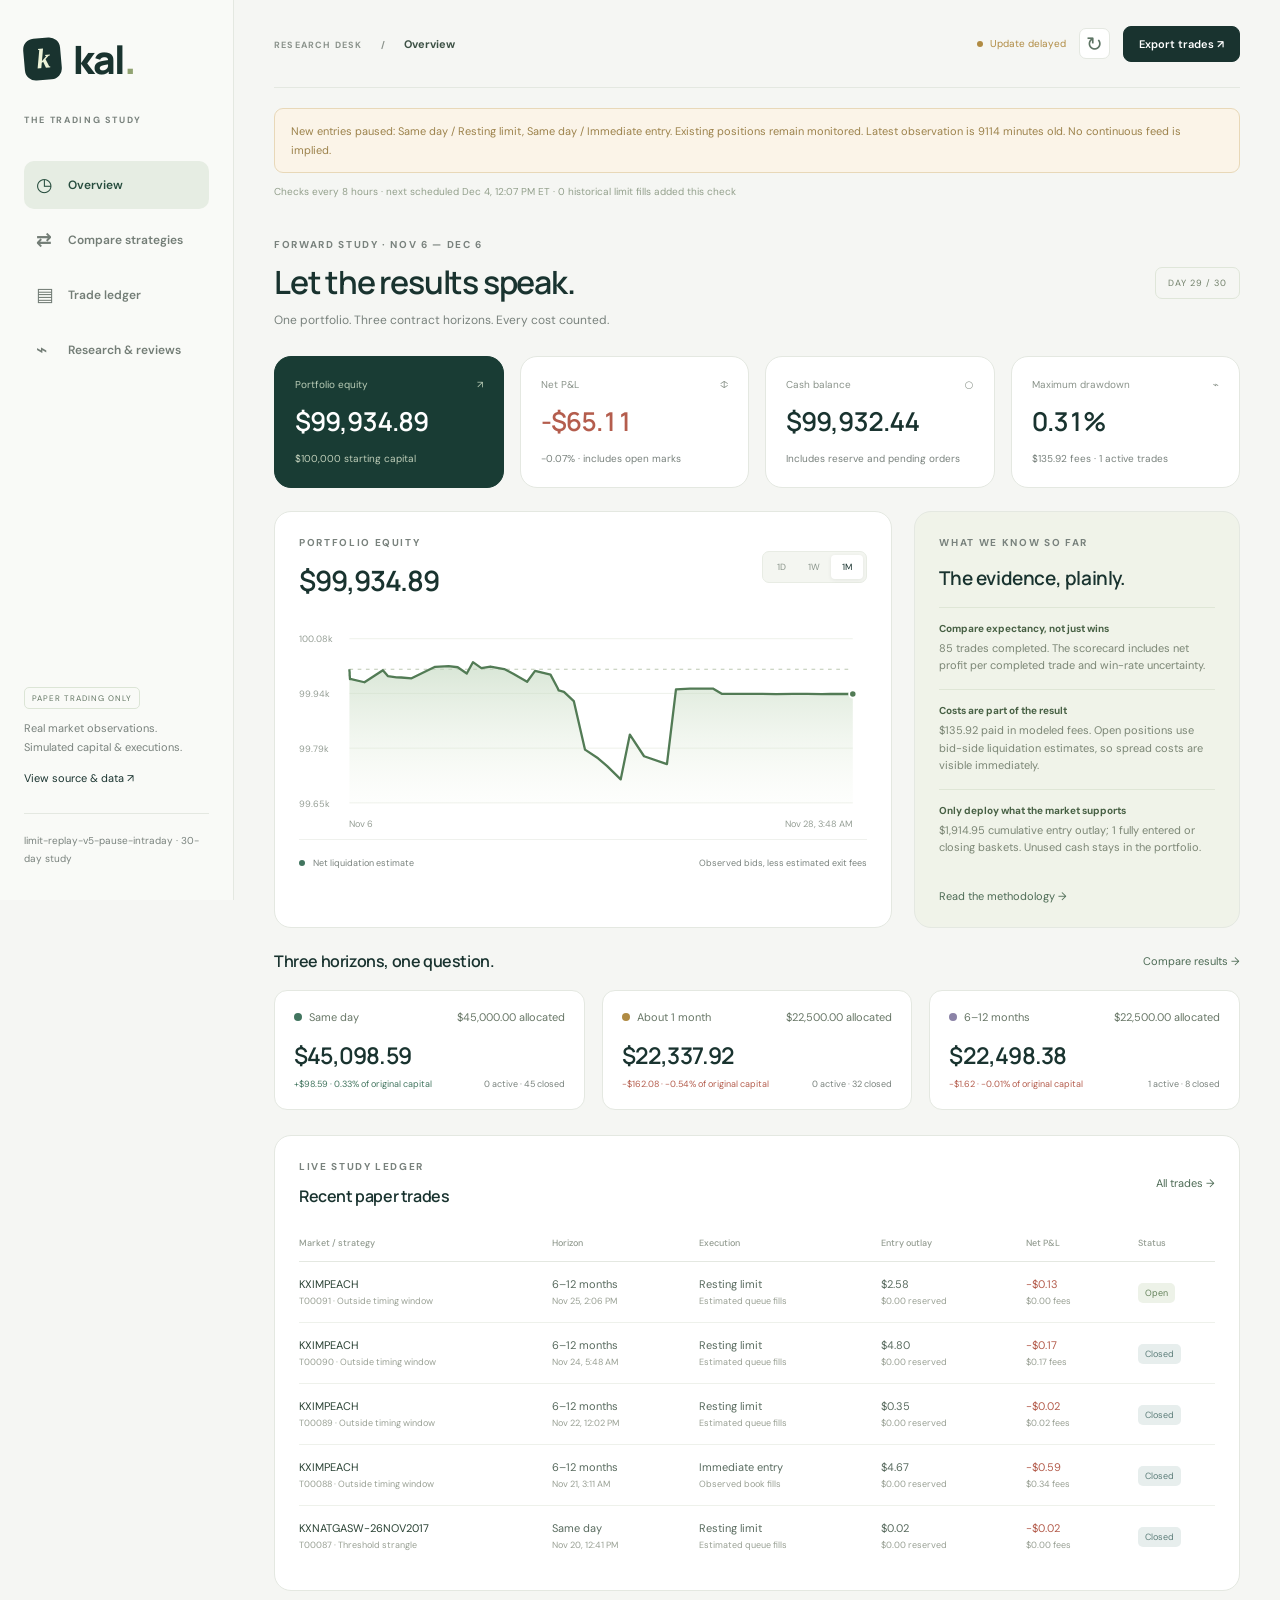
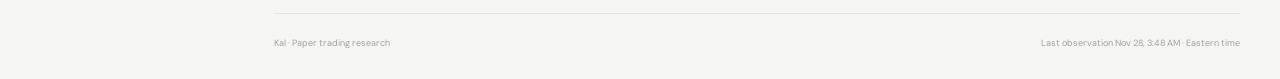
<file: docs/index.html>
<!doctype html>
<html lang="en"><head><meta charset="utf-8"><meta name="viewport" content="width=device-width,initial-scale=1,viewport-fit=cover"><meta name="theme-color" content="#152d2a"><meta name="description" content="Kal · A forward paper-trading study. Compare contract horizons, execution and net results."><link rel="manifest" href="manifest.webmanifest"><link rel="icon" href="assets/icon.svg" type="image/svg+xml"><link rel="stylesheet" href="assets/style.css"><title>Kal — The trading study</title></head>
<body><div class="shell"><aside><a href="#overview" class="brand"><span class="brand-icon">k</span><span>kal<span class="brand-dot">.</span></span></a><p class="eyebrow">THE TRADING STUDY</p><nav aria-label="Main navigation"><button class="nav active" data-page="overview"><span>◷</span> Overview</button><button class="nav" data-page="compare"><span>⇄</span> Compare strategies</button><button class="nav" data-page="ledger"><span>▤</span> Trade ledger</button><button class="nav" data-page="research"><span>⌁</span> Research & reviews</button></nav><div class="sidebar-bottom"><span class="paper-label">PAPER TRADING ONLY</span><p>Real market observations.<br>Simulated capital & executions.</p><a href="https://github.com/asre1212/kal" target="_blank" rel="noopener">View source & data ↗</a><small id="rule-version">Loading study version</small></div></aside><main><header><div class="breadcrumb">RESEARCH DESK <span>/</span> <span id="page-name">Overview</span></div><div class="header-actions"><span class="status" id="health">Loading data</span><button id="refresh" class="icon-button" aria-label="Refresh data">↻</button><button class="button export" id="export">Export trades ↗</button></div></header><div id="notice" class="notice" hidden></div><p class="small-note" id="cadence-status"></p><section class="page active" id="overview"><div class="page-heading"><div><p class="eyebrow" id="study-date">FORWARD STUDY · LOADING</p><h1>Let the results speak.</h1><p class="subheading">One portfolio. Three contract horizons. Every cost counted.</p></div><span class="study-chip" id="study-day">DAY — / 30</span></div><div class="metrics" id="metrics"></div><div class="main-grid"><article class="panel equity-panel"><div class="panel-title"><div><p class="eyebrow">PORTFOLIO EQUITY</p><h2 id="chart-equity">$100,000.00</h2></div><div class="segmented" id="chart-period" aria-label="Chart period"><button data-period="1">1D</button><button data-period="7">1W</button><button data-period="30" class="selected">1M</button></div></div><div id="equity-chart" class="chart"></div><div class="chart-footer"><span><i class="legend-dot"></i> Net liquidation estimate</span><span id="chart-caption">Observed bids, less estimated exit fees</span></div></article><article class="panel takeaways"><p class="eyebrow">WHAT WE KNOW SO FAR</p><h2>The evidence, plainly.</h2><div id="insights"></div><a href="#research" class="text-link" data-nav="research">Read the methodology →</a></article></div><div class="section-title"><h2>Three horizons, one question.</h2><button class="text-link" data-nav="compare">Compare results →</button></div><div class="horizon-cards" id="horizon-cards"></div><article class="panel recent-panel"><div class="section-title"><div><p class="eyebrow">LIVE STUDY LEDGER</p><h2>Recent paper trades</h2></div><button class="text-link" data-nav="ledger">All trades →</button></div><div class="table-wrap" id="recent-trades"></div></article></section>
<section class="page" id="compare"><div class="page-heading"><div><p class="eyebrow">EXPIRATION & EXECUTION</p><h1>What earns its place?</h1><p class="subheading">Compare net outcomes, participation and the cost of getting filled.</p></div></div><div class="comparison-note"><strong>Contract horizon ≠ holding period.</strong> These are contracts with deadlines today (Eastern time), in 21–45 days, or in 180–366 days at entry. Trades target an early exit. Different underlying markets and holding periods can affect the comparison.</div><article class="panel" id="profit-target-panel"><div class="section-title"><div><p class="eyebrow">MATCHED ENTRY · DIFFERENT EXITS</p><h2>When should we take the profit?</h2></div><span class="paper-label">SEPARATE SIMULATIONS</span></div><p class="small-note">Test +5%, +10%, +15%, +25%, or half at +10% and half at +25%. Targets are net of modeled fees on the full basket cost. These alternatives reuse the same entries; their results are not added to the $100,000 portfolio.</p><div class="filters"><select id="profit-horizon" aria-label="Profit target contract horizon"><option value="all">All contract horizons</option><option value="day">Same day</option><option value="month">About 1 month</option><option value="long">6–12 months</option></select><select id="profit-mode" aria-label="Profit target entry execution"><option value="all">Both entry methods</option><option value="maker">Resting entry</option><option value="taker">Immediate entry</option></select><button class="button" id="export-profit">Export exit comparisons ↓</button></div><p id="profit-status" class="comparison-note">Waiting for the next published observation.</p><div id="profit-chart" class="bar-chart"></div><div class="table-wrap" id="profit-scorecard"></div><details><summary>Statistical evidence & stress tests</summary><div id="profit-statistics" class="table-wrap"></div><p id="profit-method" class="small-note"></p></details><details><summary>Simulated exits & unresolved positions</summary><div id="profit-trades" class="table-wrap"></div></details><p class="small-note">Early exits remain the plan: 2h / 72h / 7 days maximum intended holds, or 30 minutes before close. Limits can replay between checks; time exits require an observed book. Failed early exits and settlement fallbacks are counted. For a two-leg basket, each winning-leg limit must recover the whole tranche cost plus profit; unsold legs remain exposed until an observed exit. A 50/50 split rounds the first half down to whole contracts. Entries below two contracts per leg are excluded.</p></article><div class="horizon-cards" id="compare-cards"></div><article class="panel"><div class="section-title"><h2>Return by horizon</h2><span class="muted">Equal $30,000 allocations · $10,000 reserve</span></div><div id="horizon-chart" class="bar-chart"></div></article><article class="panel"><div class="section-title"><h2>Execution scorecard</h2><span class="muted">$15,000 allocated to each sleeve</span></div><div id="scorecard" class="table-wrap"></div></article><article class="panel"><div class="section-title"><h2>What each test can tell us</h2></div><div class="table-wrap"><table><thead><tr><th>Contract horizon</th><th>Potential advantage</th><th>Main challenge</th><th>Baseline time exit</th></tr></thead><tbody><tr><td>Same day</td><td>Many observations; fast repricing</td><td>Rapid losses, spread costs, missed intraday moves</td><td>2 hours or 30 min before close</td></tr><tr><td>About 1 month</td><td>More time for a repricing catalyst</td><td>Can stay quiet; capital may sit idle</td><td>72 hours</td></tr><tr><td>6–12 months</td><td>More opportunities for news to change expectations</td><td>Wider spreads, fewer independent events, capital tied up</td><td>7 days</td></tr></tbody></table></div></article></section>
<section class="page" id="ledger"><div class="page-heading"><div><p class="eyebrow">EVERY ORDER HAS A RECORD</p><h1>The paper trail.</h1><p class="subheading">Entries, exits, fees and the reason behind each decision.</p></div><button class="button" id="download-json">Download full ledger ↓</button></div><div class="filters"><label class="search-label">⌕ <input id="search" placeholder="Search market, ticker or trade ID" aria-label="Search trades"></label><select id="horizon-filter" aria-label="Filter horizon"><option value="all">All horizons</option><option value="day">Same day</option><option value="month">About 1 month</option><option value="long">6–12 months</option></select><select id="status-filter" aria-label="Filter status"><option value="all">All statuses</option><option value="open">Open</option><option value="entering">Pending entry</option><option value="closing">Closing</option><option value="closed">Closed</option><option value="cancelled">Unfilled / cancelled</option></select><select id="mode-filter" aria-label="Filter execution"><option value="all">Both executions</option><option value="maker">Resting limits</option><option value="taker">Immediate execution</option></select></div><article class="panel ledger-panel"><div class="section-title"><span id="trade-count" class="muted"></span><span class="paper-label">SIMULATED FILLS</span></div><div id="all-trades" class="table-wrap"></div></article></section>
<section class="page" id="research"><div class="page-heading"><div><p class="eyebrow">LEARN · DECIDE · DOCUMENT</p><h1>A study, not a promise.</h1><p class="subheading">Comprehensive reviews every two weeks. Changes stay visible.</p></div></div><div class="review-banner"><div><p class="eyebrow">NEXT COMPREHENSIVE REVIEW</p><h2 id="next-review">November 20, 2026</h2><p>Keep, pause or adjust strategies based on net results and evidence.</p></div><span class="review-icon">↗</span></div><div id="reviews"></div><article class="panel"><p class="eyebrow">STATISTICAL EVIDENCE</p><h2>Returns need a large enough sample.</h2><div class="table-wrap" id="diagnostics"></div></article><div class="research-grid"><article class="panel"><p class="eyebrow">PORTFOLIO RULES</p><h2>Risk comes first.</h2><ul class="rules-list"><li><span>Total virtual capital</span><strong>$100,000</strong></li><li><span>Maximum complete trade cost</span><strong>$2,000 incl. entry fees</strong></li><li><span>Reserve</span><strong>$10,000</strong></li><li><span>Maximum exposure per sleeve</span><strong>$6,000</strong></li><li><span>Maximum per event across sleeves</span><strong>$4,000</strong></li><li><span>Pause new entries at drawdown</span><strong>7.5%</strong></li></ul><p class="small-note">Historical replay applies to resting limits. Time exits, loss triggers and immediate orders require an observed book; delays are shown. An 8-hour check cannot enforce a two-hour exit in real time. Partial entries and illiquid residuals remain visible.</p></article><article class="panel"><p class="eyebrow">FILL & FEE MODEL</p><h2>No imaginary liquidity.</h2><ul class="readable-list"><li>Immediate entries use observed asks and at most 5% of displayed top-level size.</li><li>Resting orders use subsequent trades at or through the limit, capped at 5% of qualifying volume. A touch is an estimate, never proof of a queue fill.</li><li>Buy fills must precede contingent sells. Expired orders, same-timestamp buy/sell ambiguity and candle highs/lows alone never create a fill. Exact queue priority and market impact remain unknown.</li><li>Quotes follow the collection cadence shown above, now eight hours following the November 8 cadence review. Intervening limit fills are replayed in timestamp order; incomplete history is retried.</li><li>Positions are valued at available bid depth, less estimated exit fees; unpriced size is conservatively valued at zero.</li></ul></article><article class="panel wide"><p class="eyebrow">THE 50/50 QUESTION</p><h2>Longer expiration does not create a strangle.</h2><p>YES + NO on the same contract cancel each other. For different deadlines, YES on an earlier date + NO on a later date is an <strong>outside timing-window</strong> trade.</p><div class="table-wrap"><table><thead><tr><th>Screenshot example: 43¢ YES before Aug + 35¢ NO before Jan</th><th>Pair payout</th><th>Gross result</th></tr></thead><tbody><tr><td>Event happens before August</td><td>$1.00</td><td class="positive">+$0.22</td></tr><tr><td>Event happens August–December</td><td>$0.00</td><td class="negative">−$0.78</td></tr><tr><td>No event before January</td><td>$1.00</td><td class="positive">+$0.22</td></tr></tbody></table></div><p class="small-note">Before expiry, the pair rises when the probability of the middle timing window falls. An equal probability rise on both dates cancels out. Illustration from your screenshot, not a recorded trade or current offer. January 2028 is outside the initial 6–12-month cohort. Current tests select only deadlines in the configured horizon.</p></article><article class="panel"><p class="eyebrow">REVIEW STANDARD</p><h2>Separate signal from noise.</h2><ul class="readable-list"><li>Review realized and unrealized P&L, net expectancy, drawdown, fee drag and holding time.</li><li>Show Wilson intervals for win rates; use an event-cluster bootstrap for return uncertainty when the sample supports it.</li><li>Check data gaps, market concentration, adverse selection and failed exits.</li><li>Keep baseline results separate from revised rules. Never erase losing trades or backfill hypothetical winners.</li><li>No Kelly sizing without a calibrated out-of-sample probability model; no leverage or real orders.</li></ul></article><article class="panel"><p class="eyebrow">PRIMARY REFERENCES</p><h2>Inspectable by design.</h2><div class="source-links"><a href="https://docs.kalshi.com/getting_started/quick_start_market_data" target="_blank" rel="noopener">Kalshi public market data ↗</a><a href="https://docs.kalshi.com/getting_started/fee_rounding" target="_blank" rel="noopener">Fee rounding and precision ↗</a><a href="https://kalshi.com/docs/kalshi-fee-schedule.pdf" target="_blank" rel="noopener">Current fee schedule ↗</a><a href="https://docs.kalshi.com/api-reference/market/get-trades" target="_blank" rel="noopener">Trade prints and timestamps ↗</a><a href="https://github.com/asre1212/kal/actions" target="_blank" rel="noopener">Collector runs & deployment status ↗</a><a href="https://github.com/asre1212/kal/tree/main/data" target="_blank" rel="noopener">Raw observations & complete ledger ↗</a></div></article></div></section><footer><span>Kal · Paper trading research</span><span id="updated-at">Waiting for first observation</span></footer></main></div><dialog id="trade-dialog"><button class="close-dialog" aria-label="Close trade details">×</button><div id="trade-detail"></div></dialog><script src="assets/app.js?v=review-2026-11-20" defer></script></body></html>
</file>
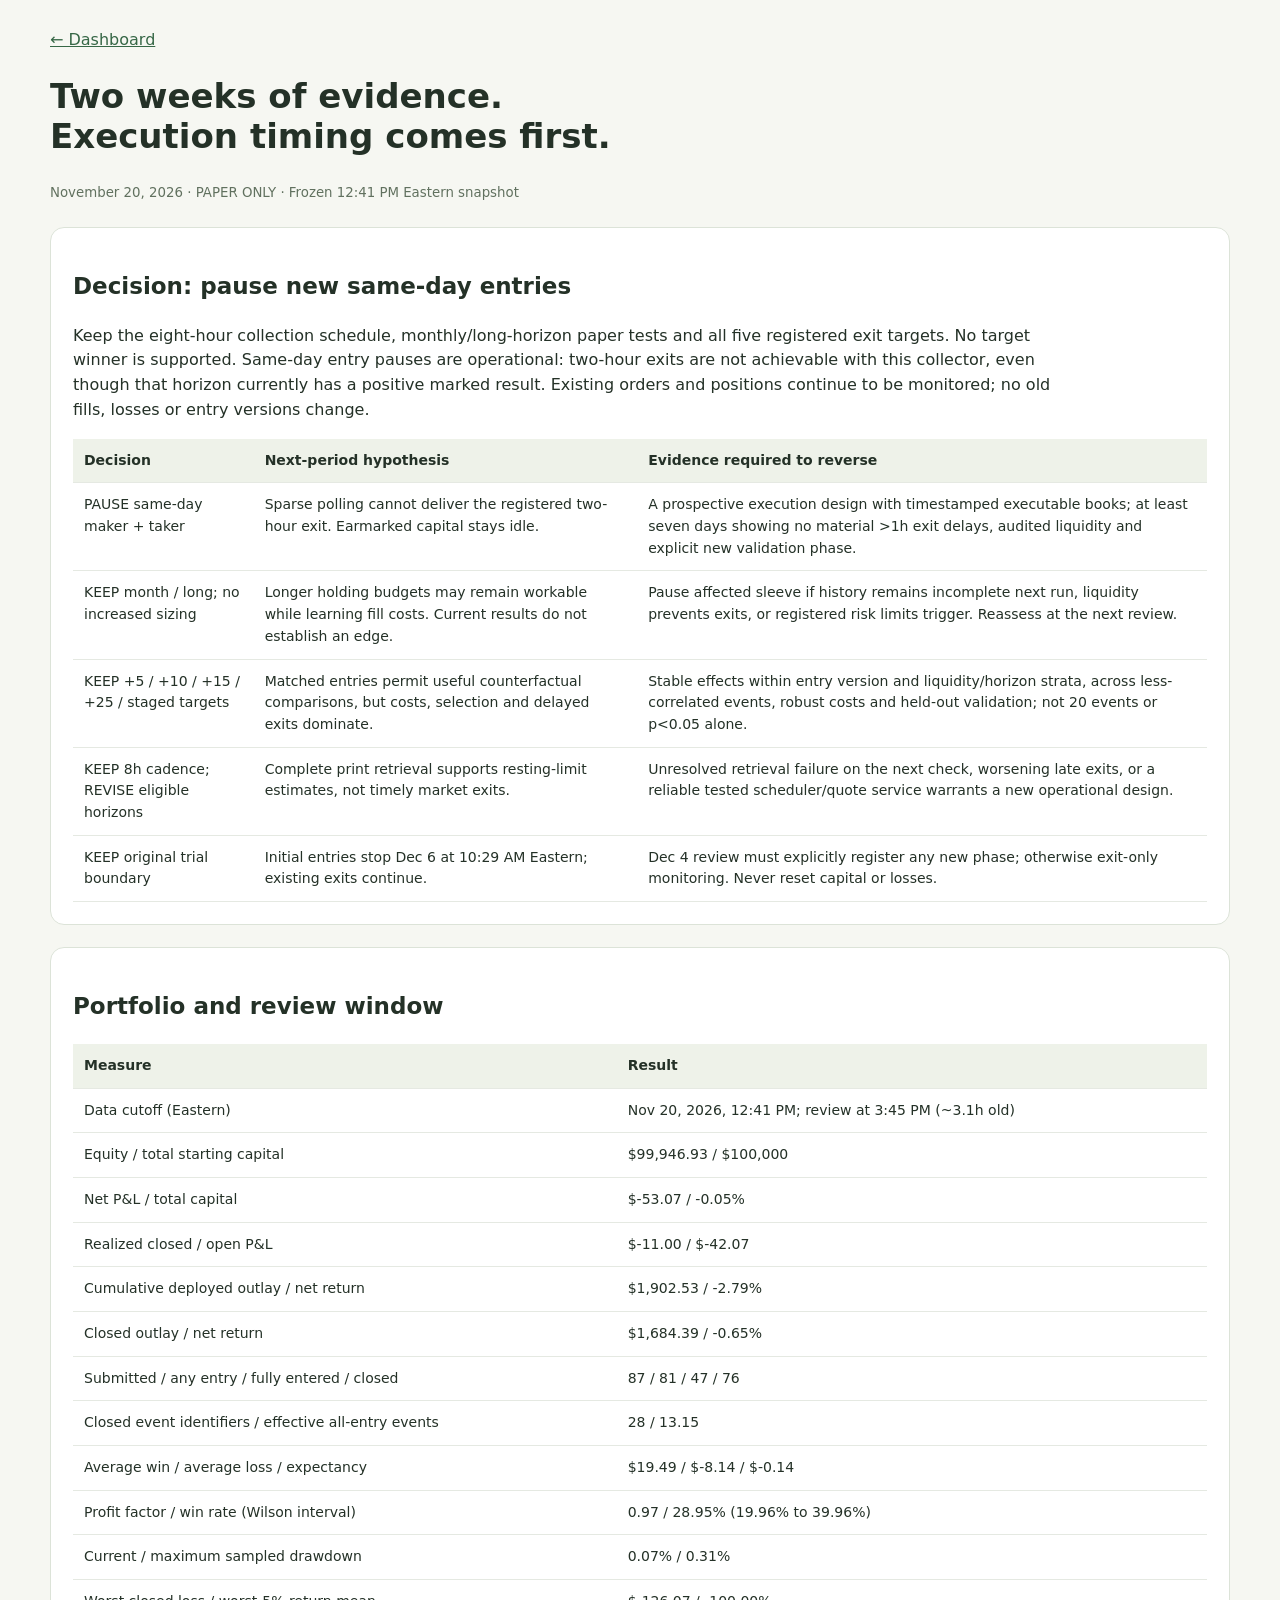
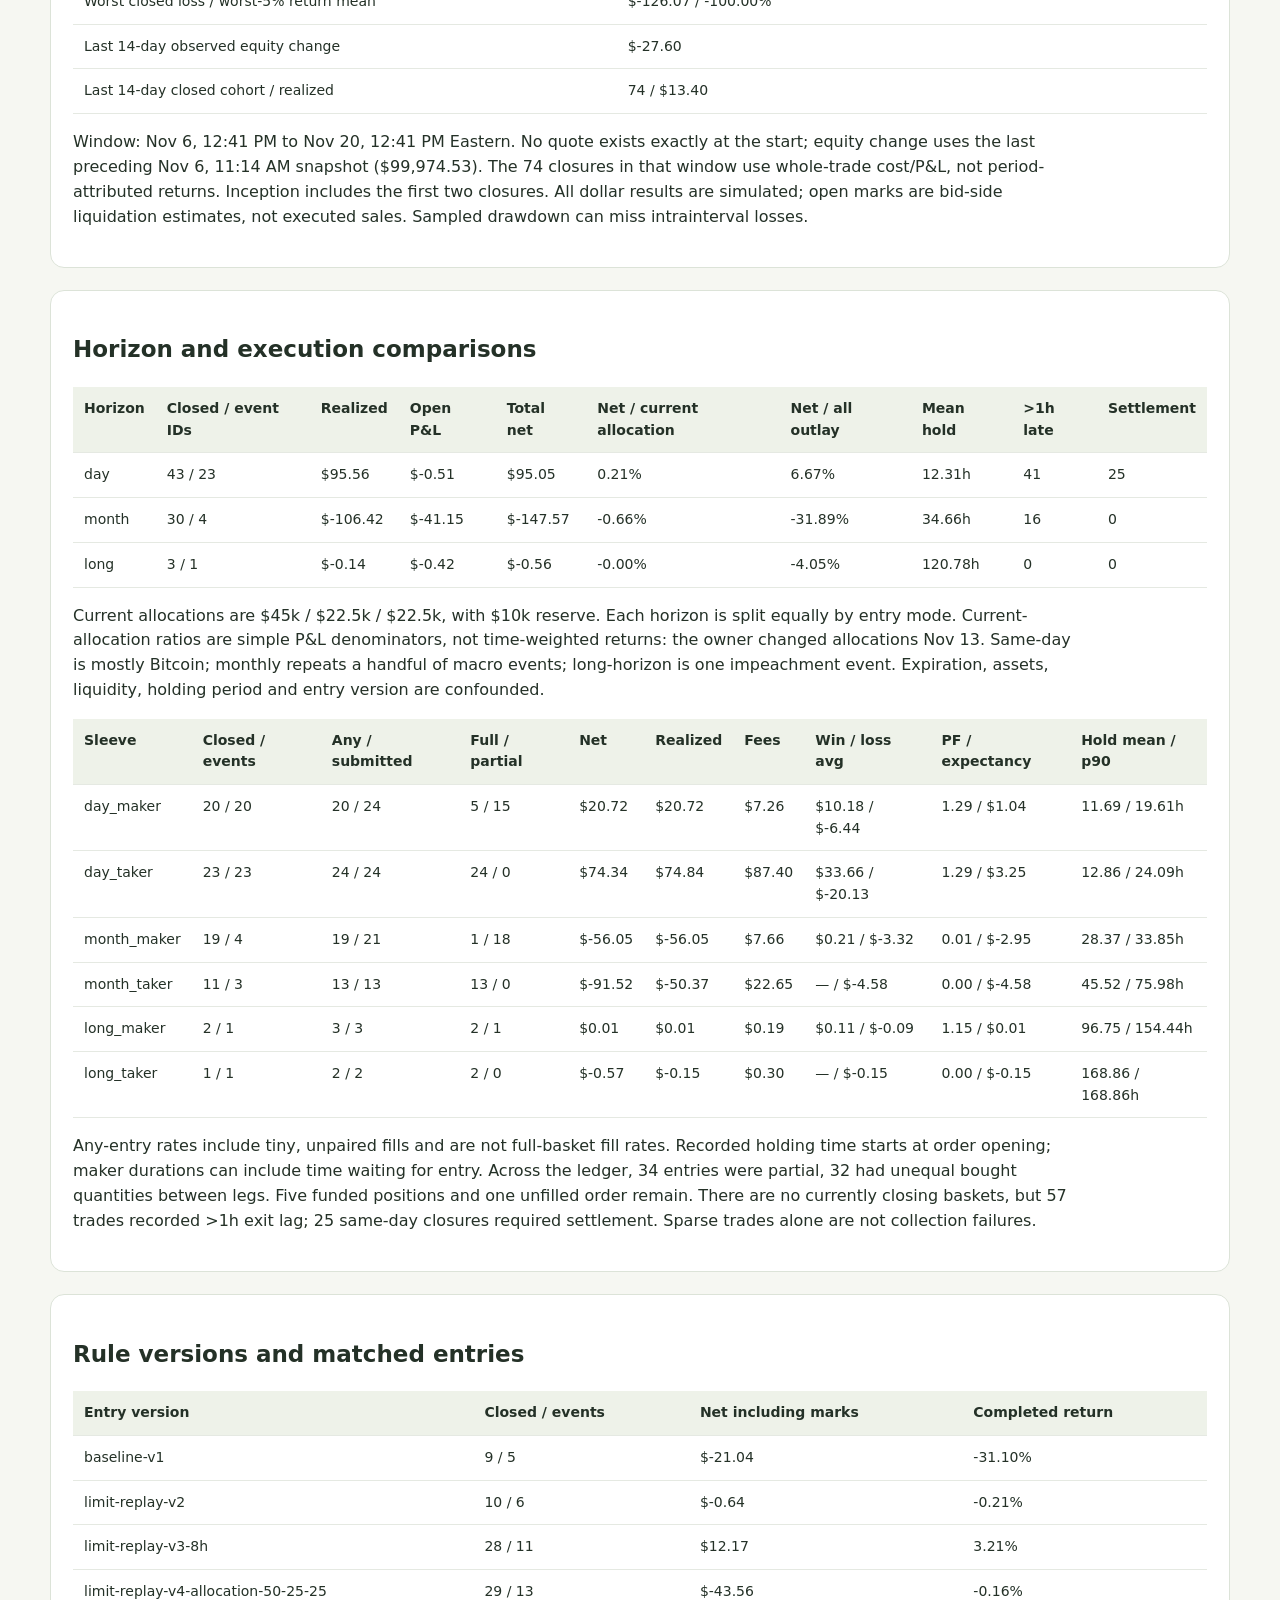
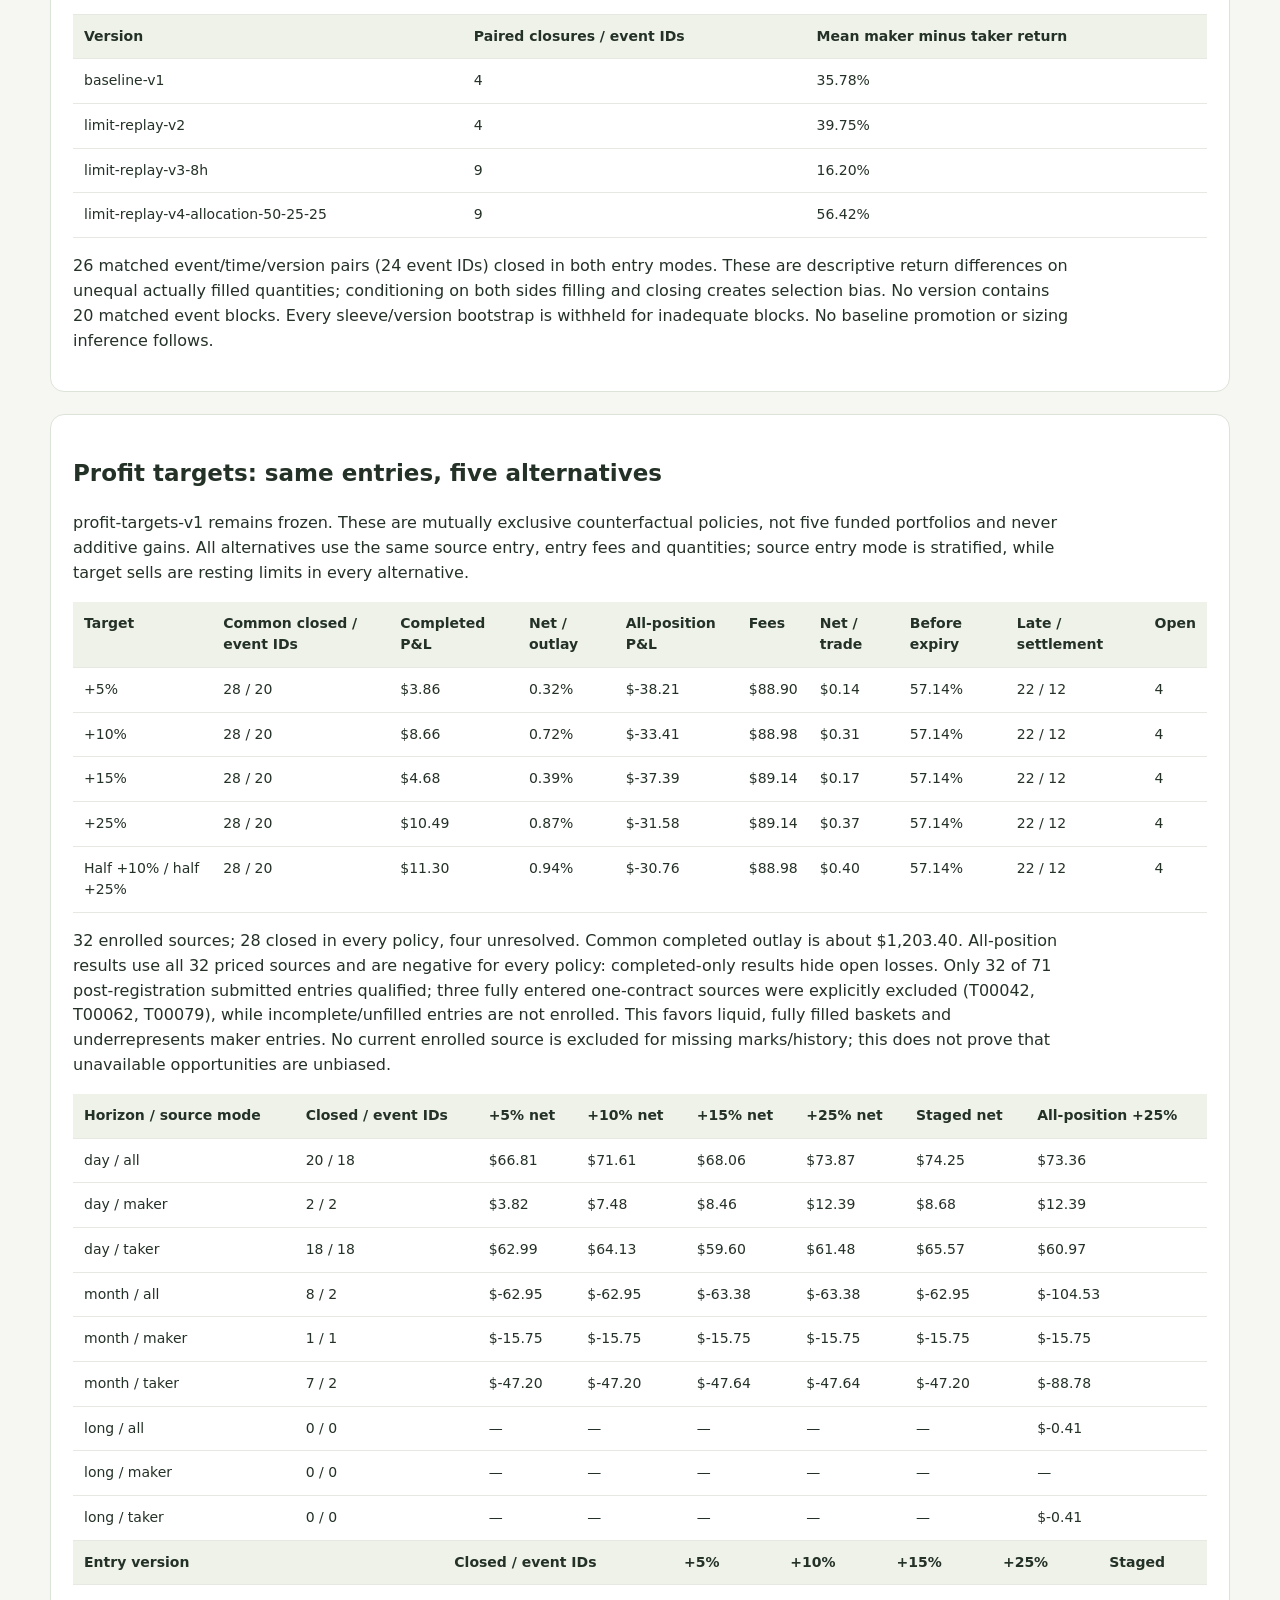
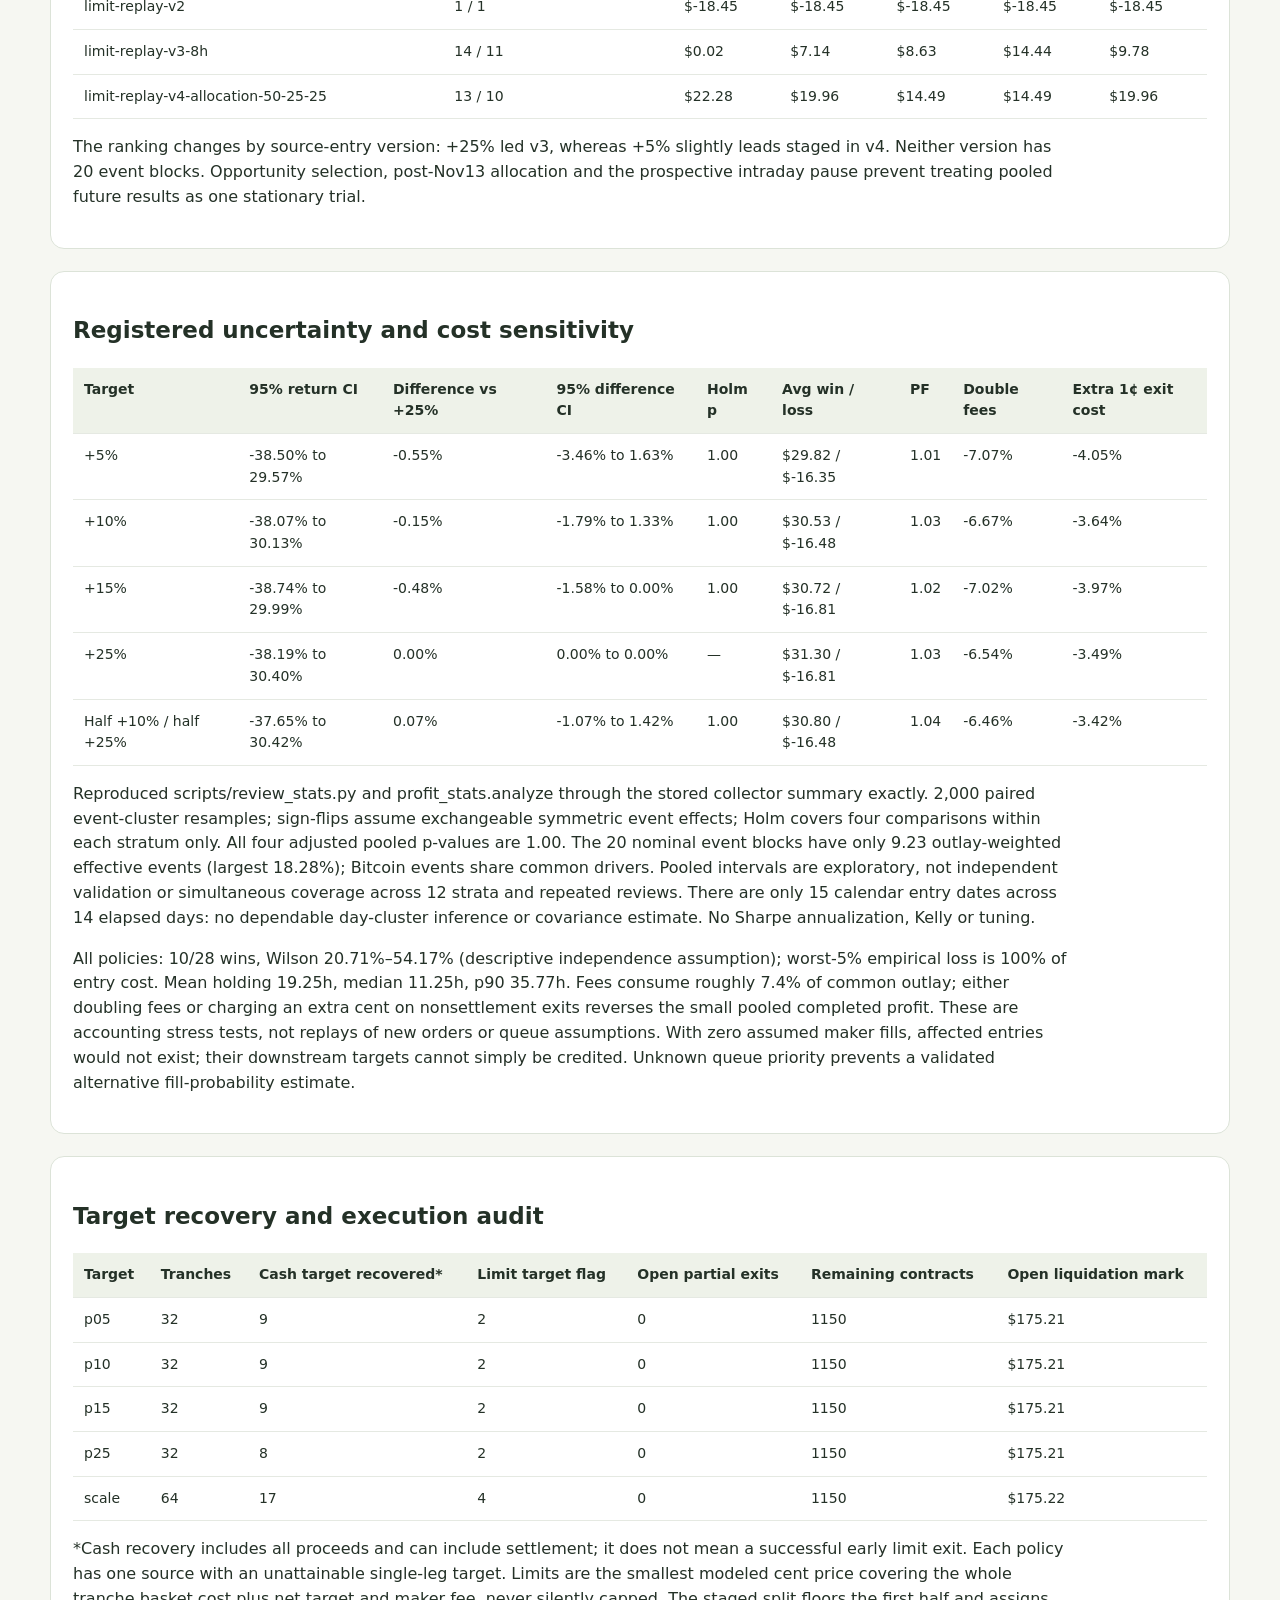
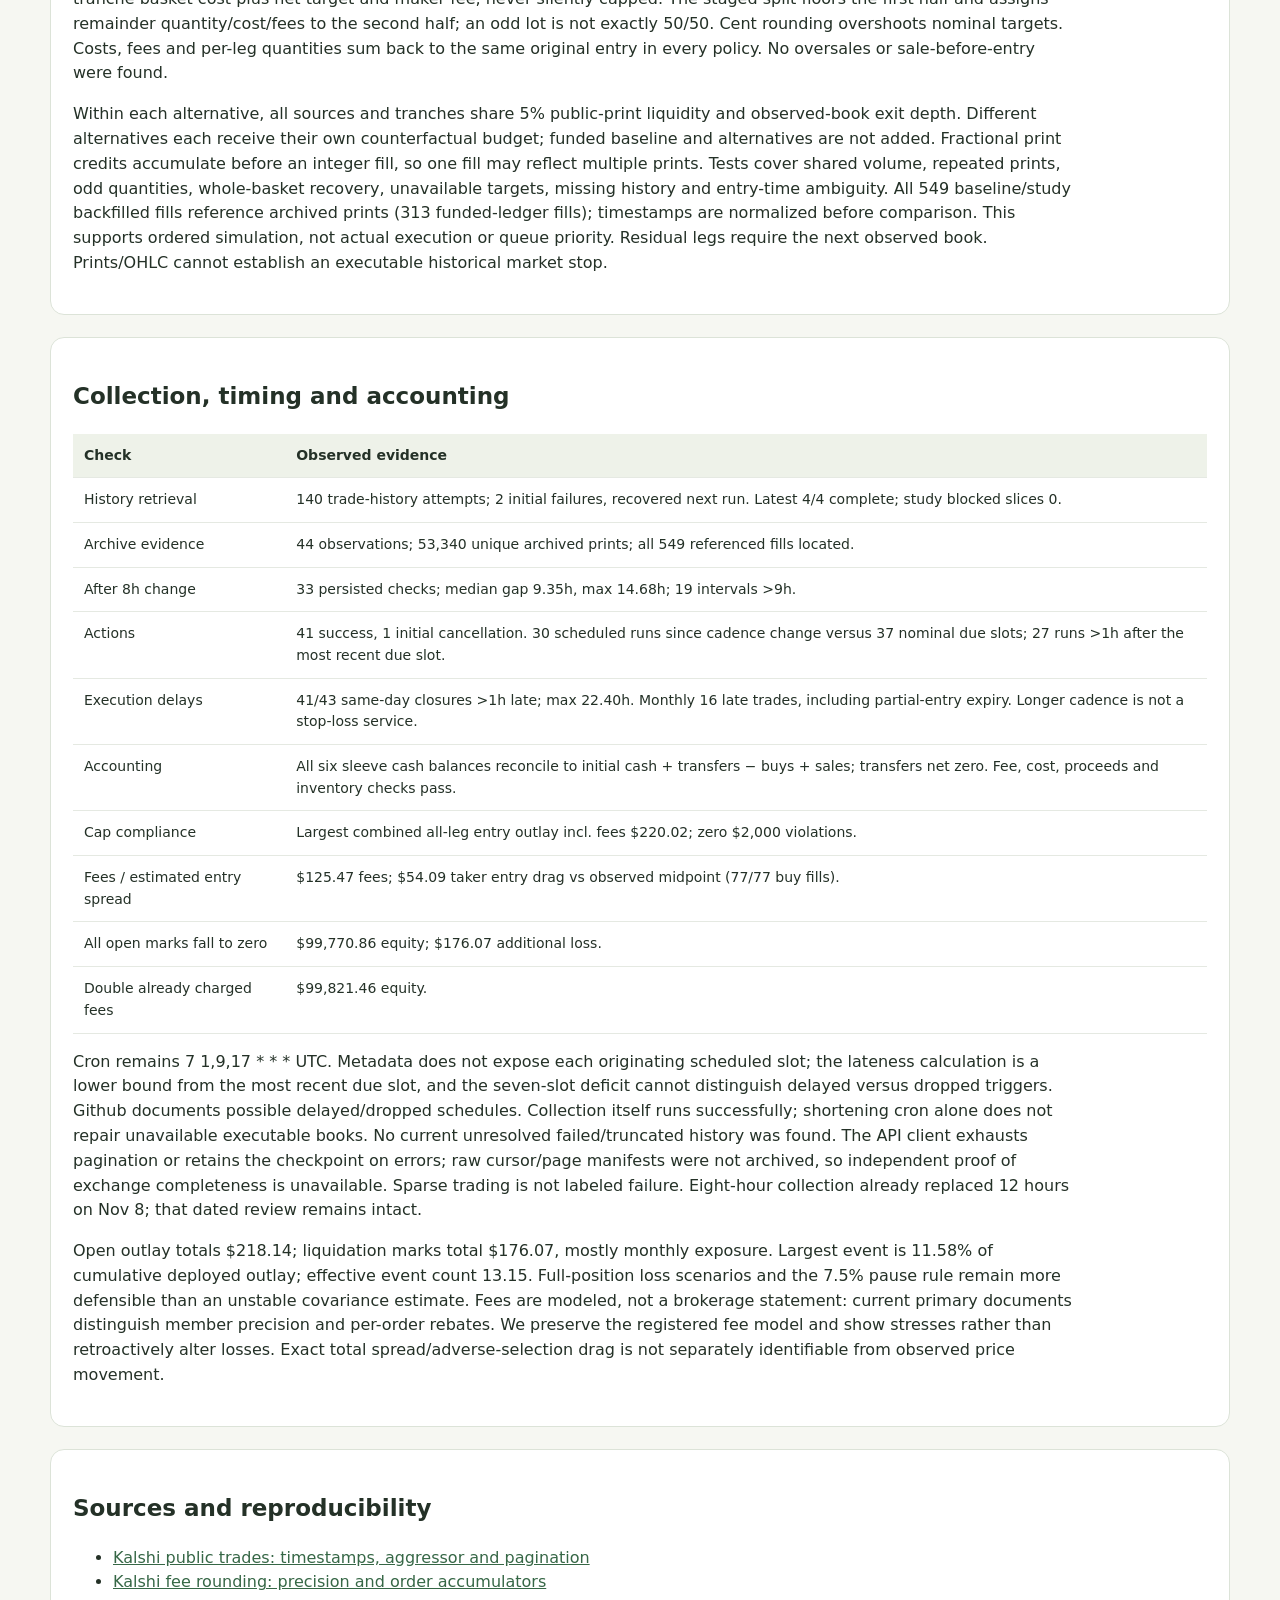
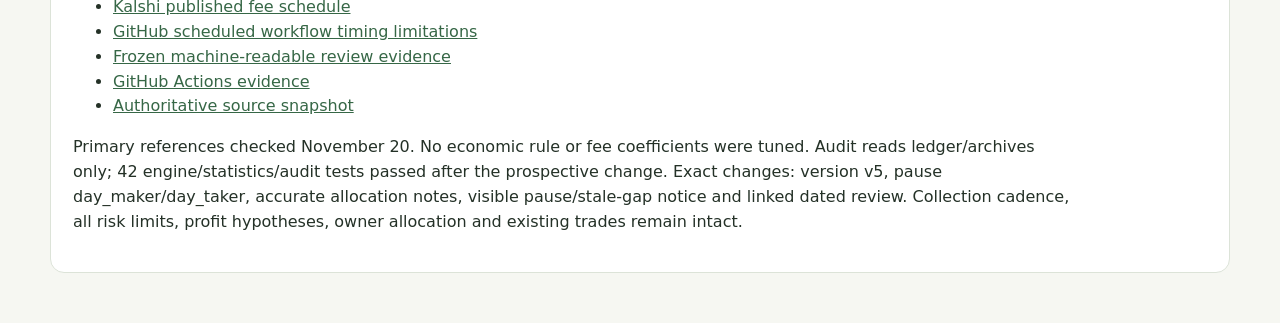
<file: docs/reviews/2026-11-20.html>
<!doctype html><html lang="en"><meta charset="utf-8"><meta name="viewport" content="width=device-width,initial-scale=1"><title>Kal · November 20 review</title><style>body{font:16px/1.55 system-ui;background:#f6f7f2;color:#243127;margin:0}main{max-width:1180px;margin:auto;padding:28px 20px}h1{font-size:34px;line-height:1.2}h2{font-size:23px}section{background:white;border:1px solid #dce3d8;border-radius:14px;padding:22px;margin:22px 0}p{max-width:1000px}a{color:#366746}.scroll{overflow:auto}table{border-collapse:collapse;width:100%;font-size:14px}th,td{padding:11px;text-align:left;border-bottom:1px solid #e5e9e2;vertical-align:top}th{background:#eef2e9}small{color:#61715f}</style><main><a href="../#research">← Dashboard</a><h1>Two weeks of evidence.<br>Execution timing comes first.</h1><small>November 20, 2026 · PAPER ONLY · Frozen 12:41 PM Eastern snapshot</small><section><h2>Decision: pause new same-day entries</h2><p>Keep the eight-hour collection schedule, monthly/long-horizon paper tests and all five registered exit targets. No target winner is supported. Same-day entry pauses are operational: two-hour exits are not achievable with this collector, even though that horizon currently has a positive marked result. Existing orders and positions continue to be monitored; no old fills, losses or entry versions change.</p><div class="scroll"><table><thead><tr><th>Decision</th><th>Next-period hypothesis</th><th>Evidence required to reverse</th></tr></thead><tbody><tr><td>PAUSE same-day maker + taker</td><td>Sparse polling cannot deliver the registered two-hour exit. Earmarked capital stays idle.</td><td>A prospective execution design with timestamped executable books; at least seven days showing no material &gt;1h exit delays, audited liquidity and explicit new validation phase.</td></tr><tr><td>KEEP month / long; no increased sizing</td><td>Longer holding budgets may remain workable while learning fill costs. Current results do not establish an edge.</td><td>Pause affected sleeve if history remains incomplete next run, liquidity prevents exits, or registered risk limits trigger. Reassess at the next review.</td></tr><tr><td>KEEP +5 / +10 / +15 / +25 / staged targets</td><td>Matched entries permit useful counterfactual comparisons, but costs, selection and delayed exits dominate.</td><td>Stable effects within entry version and liquidity/horizon strata, across less-correlated events, robust costs and held-out validation; not 20 events or p&lt;0.05 alone.</td></tr><tr><td>KEEP 8h cadence; REVISE eligible horizons</td><td>Complete print retrieval supports resting-limit estimates, not timely market exits.</td><td>Unresolved retrieval failure on the next check, worsening late exits, or a reliable tested scheduler/quote service warrants a new operational design.</td></tr><tr><td>KEEP original trial boundary</td><td>Initial entries stop Dec 6 at 10:29 AM Eastern; existing exits continue.</td><td>Dec 4 review must explicitly register any new phase; otherwise exit-only monitoring. Never reset capital or losses.</td></tr></tbody></table></div></section><section><h2>Portfolio and review window</h2><div class="scroll"><table><thead><tr><th>Measure</th><th>Result</th></tr></thead><tbody><tr><td>Data cutoff (Eastern)</td><td>Nov 20, 2026, 12:41 PM; review at 3:45 PM (~3.1h old)</td></tr><tr><td>Equity / total starting capital</td><td>$99,946.93 / $100,000</td></tr><tr><td>Net P&amp;L / total capital</td><td>$-53.07 / -0.05%</td></tr><tr><td>Realized closed / open P&amp;L</td><td>$-11.00 / $-42.07</td></tr><tr><td>Cumulative deployed outlay / net return</td><td>$1,902.53 / -2.79%</td></tr><tr><td>Closed outlay / net return</td><td>$1,684.39 / -0.65%</td></tr><tr><td>Submitted / any entry / fully entered / closed</td><td>87 / 81 / 47 / 76</td></tr><tr><td>Closed event identifiers / effective all-entry events</td><td>28 / 13.15</td></tr><tr><td>Average win / average loss / expectancy</td><td>$19.49 / $-8.14 / $-0.14</td></tr><tr><td>Profit factor / win rate (Wilson interval)</td><td>0.97 / 28.95% (19.96% to 39.96%)</td></tr><tr><td>Current / maximum sampled drawdown</td><td>0.07% / 0.31%</td></tr><tr><td>Worst closed loss / worst-5% return mean</td><td>$-126.07 / -100.00%</td></tr><tr><td>Last 14-day observed equity change</td><td>$-27.60</td></tr><tr><td>Last 14-day closed cohort / realized</td><td>74 / $13.40</td></tr></tbody></table></div><p>Window: Nov 6, 12:41 PM to Nov 20, 12:41 PM Eastern. No quote exists exactly at the start; equity change uses the last preceding Nov 6, 11:14 AM snapshot ($99,974.53). The 74 closures in that window use whole-trade cost/P&amp;L, not period-attributed returns. Inception includes the first two closures. All dollar results are simulated; open marks are bid-side liquidation estimates, not executed sales. Sampled drawdown can miss intrainterval losses.</p></section><section><h2>Horizon and execution comparisons</h2><div class="scroll"><table><thead><tr><th>Horizon</th><th>Closed / event IDs</th><th>Realized</th><th>Open P&amp;L</th><th>Total net</th><th>Net / current allocation</th><th>Net / all outlay</th><th>Mean hold</th><th>&gt;1h late</th><th>Settlement</th></tr></thead><tbody><tr><td>day</td><td>43 / 23</td><td>$95.56</td><td>$-0.51</td><td>$95.05</td><td>0.21%</td><td>6.67%</td><td>12.31h</td><td>41</td><td>25</td></tr><tr><td>month</td><td>30 / 4</td><td>$-106.42</td><td>$-41.15</td><td>$-147.57</td><td>-0.66%</td><td>-31.89%</td><td>34.66h</td><td>16</td><td>0</td></tr><tr><td>long</td><td>3 / 1</td><td>$-0.14</td><td>$-0.42</td><td>$-0.56</td><td>-0.00%</td><td>-4.05%</td><td>120.78h</td><td>0</td><td>0</td></tr></tbody></table></div><p>Current allocations are $45k / $22.5k / $22.5k, with $10k reserve. Each horizon is split equally by entry mode. Current-allocation ratios are simple P&amp;L denominators, not time-weighted returns: the owner changed allocations Nov 13. Same-day is mostly Bitcoin; monthly repeats a handful of macro events; long-horizon is one impeachment event. Expiration, assets, liquidity, holding period and entry version are confounded.</p><div class="scroll"><table><thead><tr><th>Sleeve</th><th>Closed / events</th><th>Any / submitted</th><th>Full / partial</th><th>Net</th><th>Realized</th><th>Fees</th><th>Win / loss avg</th><th>PF / expectancy</th><th>Hold mean / p90</th></tr></thead><tbody><tr><td>day_maker</td><td>20 / 20</td><td>20 / 24</td><td>5 / 15</td><td>$20.72</td><td>$20.72</td><td>$7.26</td><td>$10.18 / $-6.44</td><td>1.29 / $1.04</td><td>11.69 / 19.61h</td></tr><tr><td>day_taker</td><td>23 / 23</td><td>24 / 24</td><td>24 / 0</td><td>$74.34</td><td>$74.84</td><td>$87.40</td><td>$33.66 / $-20.13</td><td>1.29 / $3.25</td><td>12.86 / 24.09h</td></tr><tr><td>month_maker</td><td>19 / 4</td><td>19 / 21</td><td>1 / 18</td><td>$-56.05</td><td>$-56.05</td><td>$7.66</td><td>$0.21 / $-3.32</td><td>0.01 / $-2.95</td><td>28.37 / 33.85h</td></tr><tr><td>month_taker</td><td>11 / 3</td><td>13 / 13</td><td>13 / 0</td><td>$-91.52</td><td>$-50.37</td><td>$22.65</td><td>— / $-4.58</td><td>0.00 / $-4.58</td><td>45.52 / 75.98h</td></tr><tr><td>long_maker</td><td>2 / 1</td><td>3 / 3</td><td>2 / 1</td><td>$0.01</td><td>$0.01</td><td>$0.19</td><td>$0.11 / $-0.09</td><td>1.15 / $0.01</td><td>96.75 / 154.44h</td></tr><tr><td>long_taker</td><td>1 / 1</td><td>2 / 2</td><td>2 / 0</td><td>$-0.57</td><td>$-0.15</td><td>$0.30</td><td>— / $-0.15</td><td>0.00 / $-0.15</td><td>168.86 / 168.86h</td></tr></tbody></table></div><p>Any-entry rates include tiny, unpaired fills and are not full-basket fill rates. Recorded holding time starts at order opening; maker durations can include time waiting for entry. Across the ledger, 34 entries were partial, 32 had unequal bought quantities between legs. Five funded positions and one unfilled order remain. There are no currently closing baskets, but 57 trades recorded &gt;1h exit lag; 25 same-day closures required settlement. Sparse trades alone are not collection failures.</p></section><section><h2>Rule versions and matched entries</h2><div class="scroll"><table><thead><tr><th>Entry version</th><th>Closed / events</th><th>Net including marks</th><th>Completed return</th></tr></thead><tbody><tr><td>baseline-v1</td><td>9 / 5</td><td>$-21.04</td><td>-31.10%</td></tr><tr><td>limit-replay-v2</td><td>10 / 6</td><td>$-0.64</td><td>-0.21%</td></tr><tr><td>limit-replay-v3-8h</td><td>28 / 11</td><td>$12.17</td><td>3.21%</td></tr><tr><td>limit-replay-v4-allocation-50-25-25</td><td>29 / 13</td><td>$-43.56</td><td>-0.16%</td></tr></tbody></table></div><div class="scroll"><table><thead><tr><th>Version</th><th>Paired closures / event IDs</th><th>Mean maker minus taker return</th></tr></thead><tbody><tr><td>baseline-v1</td><td>4</td><td>35.78%</td></tr><tr><td>limit-replay-v2</td><td>4</td><td>39.75%</td></tr><tr><td>limit-replay-v3-8h</td><td>9</td><td>16.20%</td></tr><tr><td>limit-replay-v4-allocation-50-25-25</td><td>9</td><td>56.42%</td></tr></tbody></table></div><p>26 matched event/time/version pairs (24 event IDs) closed in both entry modes. These are descriptive return differences on unequal actually filled quantities; conditioning on both sides filling and closing creates selection bias. No version contains 20 matched event blocks. Every sleeve/version bootstrap is withheld for inadequate blocks. No baseline promotion or sizing inference follows.</p></section><section><h2>Profit targets: same entries, five alternatives</h2><p>profit-targets-v1 remains frozen. These are mutually exclusive counterfactual policies, not five funded portfolios and never additive gains. All alternatives use the same source entry, entry fees and quantities; source entry mode is stratified, while target sells are resting limits in every alternative.</p><div class="scroll"><table><thead><tr><th>Target</th><th>Common closed / event IDs</th><th>Completed P&amp;L</th><th>Net / outlay</th><th>All-position P&amp;L</th><th>Fees</th><th>Net / trade</th><th>Before expiry</th><th>Late / settlement</th><th>Open</th></tr></thead><tbody><tr><td>+5%</td><td>28 / 20</td><td>$3.86</td><td>0.32%</td><td>$-38.21</td><td>$88.90</td><td>$0.14</td><td>57.14%</td><td>22 / 12</td><td>4</td></tr><tr><td>+10%</td><td>28 / 20</td><td>$8.66</td><td>0.72%</td><td>$-33.41</td><td>$88.98</td><td>$0.31</td><td>57.14%</td><td>22 / 12</td><td>4</td></tr><tr><td>+15%</td><td>28 / 20</td><td>$4.68</td><td>0.39%</td><td>$-37.39</td><td>$89.14</td><td>$0.17</td><td>57.14%</td><td>22 / 12</td><td>4</td></tr><tr><td>+25%</td><td>28 / 20</td><td>$10.49</td><td>0.87%</td><td>$-31.58</td><td>$89.14</td><td>$0.37</td><td>57.14%</td><td>22 / 12</td><td>4</td></tr><tr><td>Half +10% / half +25%</td><td>28 / 20</td><td>$11.30</td><td>0.94%</td><td>$-30.76</td><td>$88.98</td><td>$0.40</td><td>57.14%</td><td>22 / 12</td><td>4</td></tr></tbody></table></div><p>32 enrolled sources; 28 closed in every policy, four unresolved. Common completed outlay is about $1,203.40. All-position results use all 32 priced sources and are negative for every policy: completed-only results hide open losses. Only 32 of 71 post-registration submitted entries qualified; three fully entered one-contract sources were explicitly excluded (T00042, T00062, T00079), while incomplete/unfilled entries are not enrolled. This favors liquid, fully filled baskets and underrepresents maker entries. No current enrolled source is excluded for missing marks/history; this does not prove that unavailable opportunities are unbiased.</p><div class="scroll"><table><thead><tr><th>Horizon / source mode</th><th>Closed / event IDs</th><th>+5% net</th><th>+10% net</th><th>+15% net</th><th>+25% net</th><th>Staged net</th><th>All-position +25%</th></tr></thead><tbody><tr><td>day / all</td><td>20 / 18</td><td>$66.81</td><td>$71.61</td><td>$68.06</td><td>$73.87</td><td>$74.25</td><td>$73.36</td></tr><tr><td>day / maker</td><td>2 / 2</td><td>$3.82</td><td>$7.48</td><td>$8.46</td><td>$12.39</td><td>$8.68</td><td>$12.39</td></tr><tr><td>day / taker</td><td>18 / 18</td><td>$62.99</td><td>$64.13</td><td>$59.60</td><td>$61.48</td><td>$65.57</td><td>$60.97</td></tr><tr><td>month / all</td><td>8 / 2</td><td>$-62.95</td><td>$-62.95</td><td>$-63.38</td><td>$-63.38</td><td>$-62.95</td><td>$-104.53</td></tr><tr><td>month / maker</td><td>1 / 1</td><td>$-15.75</td><td>$-15.75</td><td>$-15.75</td><td>$-15.75</td><td>$-15.75</td><td>$-15.75</td></tr><tr><td>month / taker</td><td>7 / 2</td><td>$-47.20</td><td>$-47.20</td><td>$-47.64</td><td>$-47.64</td><td>$-47.20</td><td>$-88.78</td></tr><tr><td>long / all</td><td>0 / 0</td><td>—</td><td>—</td><td>—</td><td>—</td><td>—</td><td>$-0.41</td></tr><tr><td>long / maker</td><td>0 / 0</td><td>—</td><td>—</td><td>—</td><td>—</td><td>—</td><td>—</td></tr><tr><td>long / taker</td><td>0 / 0</td><td>—</td><td>—</td><td>—</td><td>—</td><td>—</td><td>$-0.41</td></tr></tbody></table></div><div class="scroll"><table><thead><tr><th>Entry version</th><th>Closed / event IDs</th><th>+5%</th><th>+10%</th><th>+15%</th><th>+25%</th><th>Staged</th></tr></thead><tbody><tr><td>limit-replay-v2</td><td>1 / 1</td><td>$-18.45</td><td>$-18.45</td><td>$-18.45</td><td>$-18.45</td><td>$-18.45</td></tr><tr><td>limit-replay-v3-8h</td><td>14 / 11</td><td>$0.02</td><td>$7.14</td><td>$8.63</td><td>$14.44</td><td>$9.78</td></tr><tr><td>limit-replay-v4-allocation-50-25-25</td><td>13 / 10</td><td>$22.28</td><td>$19.96</td><td>$14.49</td><td>$14.49</td><td>$19.96</td></tr></tbody></table></div><p>The ranking changes by source-entry version: +25% led v3, whereas +5% slightly leads staged in v4. Neither version has 20 event blocks. Opportunity selection, post-Nov13 allocation and the prospective intraday pause prevent treating pooled future results as one stationary trial.</p></section><section><h2>Registered uncertainty and cost sensitivity</h2><div class="scroll"><table><thead><tr><th>Target</th><th>95% return CI</th><th>Difference vs +25%</th><th>95% difference CI</th><th>Holm p</th><th>Avg win / loss</th><th>PF</th><th>Double fees</th><th>Extra 1¢ exit cost</th></tr></thead><tbody><tr><td>+5%</td><td>-38.50% to 29.57%</td><td>-0.55%</td><td>-3.46% to 1.63%</td><td>1.00</td><td>$29.82 / $-16.35</td><td>1.01</td><td>-7.07%</td><td>-4.05%</td></tr><tr><td>+10%</td><td>-38.07% to 30.13%</td><td>-0.15%</td><td>-1.79% to 1.33%</td><td>1.00</td><td>$30.53 / $-16.48</td><td>1.03</td><td>-6.67%</td><td>-3.64%</td></tr><tr><td>+15%</td><td>-38.74% to 29.99%</td><td>-0.48%</td><td>-1.58% to 0.00%</td><td>1.00</td><td>$30.72 / $-16.81</td><td>1.02</td><td>-7.02%</td><td>-3.97%</td></tr><tr><td>+25%</td><td>-38.19% to 30.40%</td><td>0.00%</td><td>0.00% to 0.00%</td><td>—</td><td>$31.30 / $-16.81</td><td>1.03</td><td>-6.54%</td><td>-3.49%</td></tr><tr><td>Half +10% / half +25%</td><td>-37.65% to 30.42%</td><td>0.07%</td><td>-1.07% to 1.42%</td><td>1.00</td><td>$30.80 / $-16.48</td><td>1.04</td><td>-6.46%</td><td>-3.42%</td></tr></tbody></table></div><p>Reproduced scripts/review_stats.py and profit_stats.analyze through the stored collector summary exactly. 2,000 paired event-cluster resamples; sign-flips assume exchangeable symmetric event effects; Holm covers four comparisons within each stratum only. All four adjusted pooled p-values are 1.00. The 20 nominal event blocks have only 9.23 outlay-weighted effective events (largest 18.28%); Bitcoin events share common drivers. Pooled intervals are exploratory, not independent validation or simultaneous coverage across 12 strata and repeated reviews. There are only 15 calendar entry dates across 14 elapsed days: no dependable day-cluster inference or covariance estimate. No Sharpe annualization, Kelly or tuning.</p><p>All policies: 10/28 wins, Wilson 20.71%–54.17% (descriptive independence assumption); worst-5% empirical loss is 100% of entry cost. Mean holding 19.25h, median 11.25h, p90 35.77h. Fees consume roughly 7.4% of common outlay; either doubling fees or charging an extra cent on nonsettlement exits reverses the small pooled completed profit. These are accounting stress tests, not replays of new orders or queue assumptions. With zero assumed maker fills, affected entries would not exist; their downstream targets cannot simply be credited. Unknown queue priority prevents a validated alternative fill-probability estimate.</p></section><section><h2>Target recovery and execution audit</h2><div class="scroll"><table><thead><tr><th>Target</th><th>Tranches</th><th>Cash target recovered*</th><th>Limit target flag</th><th>Open partial exits</th><th>Remaining contracts</th><th>Open liquidation mark</th></tr></thead><tbody><tr><td>p05</td><td>32</td><td>9</td><td>2</td><td>0</td><td>1150</td><td>$175.21</td></tr><tr><td>p10</td><td>32</td><td>9</td><td>2</td><td>0</td><td>1150</td><td>$175.21</td></tr><tr><td>p15</td><td>32</td><td>9</td><td>2</td><td>0</td><td>1150</td><td>$175.21</td></tr><tr><td>p25</td><td>32</td><td>8</td><td>2</td><td>0</td><td>1150</td><td>$175.21</td></tr><tr><td>scale</td><td>64</td><td>17</td><td>4</td><td>0</td><td>1150</td><td>$175.22</td></tr></tbody></table></div><p>*Cash recovery includes all proceeds and can include settlement; it does not mean a successful early limit exit. Each policy has one source with an unattainable single-leg target. Limits are the smallest modeled cent price covering the whole tranche basket cost plus net target and maker fee, never silently capped. The staged split floors the first half and assigns remainder quantity/cost/fees to the second half; an odd lot is not exactly 50/50. Cent rounding overshoots nominal targets. Costs, fees and per-leg quantities sum back to the same original entry in every policy. No oversales or sale-before-entry were found.</p><p>Within each alternative, all sources and tranches share 5% public-print liquidity and observed-book exit depth. Different alternatives each receive their own counterfactual budget; funded baseline and alternatives are not added. Fractional print credits accumulate before an integer fill, so one fill may reflect multiple prints. Tests cover shared volume, repeated prints, odd quantities, whole-basket recovery, unavailable targets, missing history and entry-time ambiguity. All 549 baseline/study backfilled fills reference archived prints (313 funded-ledger fills); timestamps are normalized before comparison. This supports ordered simulation, not actual execution or queue priority. Residual legs require the next observed book. Prints/OHLC cannot establish an executable historical market stop.</p></section><section><h2>Collection, timing and accounting</h2><div class="scroll"><table><thead><tr><th>Check</th><th>Observed evidence</th></tr></thead><tbody><tr><td>History retrieval</td><td>140 trade-history attempts; 2 initial failures, recovered next run. Latest 4/4 complete; study blocked slices 0.</td></tr><tr><td>Archive evidence</td><td>44 observations; 53,340 unique archived prints; all 549 referenced fills located.</td></tr><tr><td>After 8h change</td><td>33 persisted checks; median gap 9.35h, max 14.68h; 19 intervals &gt;9h.</td></tr><tr><td>Actions</td><td>41 success, 1 initial cancellation. 30 scheduled runs since cadence change versus 37 nominal due slots; 27 runs &gt;1h after the most recent due slot.</td></tr><tr><td>Execution delays</td><td>41/43 same-day closures &gt;1h late; max 22.40h. Monthly 16 late trades, including partial-entry expiry. Longer cadence is not a stop-loss service.</td></tr><tr><td>Accounting</td><td>All six sleeve cash balances reconcile to initial cash + transfers − buys + sales; transfers net zero. Fee, cost, proceeds and inventory checks pass.</td></tr><tr><td>Cap compliance</td><td>Largest combined all-leg entry outlay incl. fees $220.02; zero $2,000 violations.</td></tr><tr><td>Fees / estimated entry spread</td><td>$125.47 fees; $54.09 taker entry drag vs observed midpoint (77/77 buy fills).</td></tr><tr><td>All open marks fall to zero</td><td>$99,770.86 equity; $176.07 additional loss.</td></tr><tr><td>Double already charged fees</td><td>$99,821.46 equity.</td></tr></tbody></table></div><p>Cron remains 7 1,9,17 * * * UTC. Metadata does not expose each originating scheduled slot; the lateness calculation is a lower bound from the most recent due slot, and the seven-slot deficit cannot distinguish delayed versus dropped triggers. Github documents possible delayed/dropped schedules. Collection itself runs successfully; shortening cron alone does not repair unavailable executable books. No current unresolved failed/truncated history was found. The API client exhausts pagination or retains the checkpoint on errors; raw cursor/page manifests were not archived, so independent proof of exchange completeness is unavailable. Sparse trading is not labeled failure. Eight-hour collection already replaced 12 hours on Nov 8; that dated review remains intact.</p><p>Open outlay totals $218.14; liquidation marks total $176.07, mostly monthly exposure. Largest event is 11.58% of cumulative deployed outlay; effective event count 13.15. Full-position loss scenarios and the 7.5% pause rule remain more defensible than an unstable covariance estimate. Fees are modeled, not a brokerage statement: current primary documents distinguish member precision and per-order rebates. We preserve the registered fee model and show stresses rather than retroactively alter losses. Exact total spread/adverse-selection drag is not separately identifiable from observed price movement.</p></section><section><h2>Sources and reproducibility</h2><ul><li><a href="https://docs.kalshi.com/api-reference/market/get-trades">Kalshi public trades: timestamps, aggressor and pagination</a></li><li><a href="https://docs.kalshi.com/getting_started/fee_rounding">Kalshi fee rounding: precision and order accumulators</a></li><li><a href="https://kalshi.com/docs/kalshi-fee-schedule.pdf">Kalshi published fee schedule</a></li><li><a href="https://docs.github.com/en/actions/reference/workflows-and-actions/events-that-trigger-workflows#schedule">GitHub scheduled workflow timing limitations</a></li><li><a href="2026-11-20.json">Frozen machine-readable review evidence</a></li><li><a href="https://github.com/asre1212/kal/blob/main/data/research/2026-11-20-actions.json">GitHub Actions evidence</a></li><li><a href="https://github.com/asre1212/kal/tree/2cc2f9add816d111c775c79d575f351b3a70dd42">Authoritative source snapshot</a></li></ul><p>Primary references checked November 20. No economic rule or fee coefficients were tuned. Audit reads ledger/archives only; 42 engine/statistics/audit tests passed after the prospective change. Exact changes: version v5, pause day_maker/day_taker, accurate allocation notes, visible pause/stale-gap notice and linked dated review. Collection cadence, all risk limits, profit hypotheses, owner allocation and existing trades remain intact.</p></section></main></html>
</file>
<file: docs/assets/style.css>
@import url('https://fonts.googleapis.com/css2?family=DM+Sans:wght@400;500;600;700&family=Manrope:wght@400;500;600;700;800&display=swap');
:root{--bg:#f5f6f3;--paper:#fff;--ink:#19332f;--muted:#79827d;--line:#e4e8e1;--green:#42755f;--mint:#e4eee5;--red:#b45d4d;--amber:#b08b43;--purple:#8b83a7;--radius:17px}*{box-sizing:border-box}body{margin:0;background:var(--bg);color:var(--ink);font:14px 'DM Sans',system-ui,sans-serif}button,input,select{font:inherit}button,a{-webkit-tap-highlight-color:transparent}button{cursor:pointer}a{color:inherit;text-decoration:none}button:focus-visible,a:focus-visible,input:focus-visible,select:focus-visible{outline:3px solid #96b9a7;outline-offset:3px}.shell{display:flex;min-height:100vh}aside{width:234px;flex-shrink:0;background:#f9faf7;border-right:1px solid var(--line);padding:32px 24px;position:fixed;inset:0 auto 0 0;display:flex;flex-direction:column}.brand{display:flex;align-items:center;gap:12px;font:800 39px Manrope,system-ui;letter-spacing:-2px}.brand-icon{font:700 28px Georgia;background:var(--ink);color:#edf3d8;width:37px;height:42px;border-radius:11px;display:grid;place-items:center;font-style:italic;transform:rotate(-5deg)}.brand-dot{color:#91a372}.eyebrow{font-size:10px;letter-spacing:1.65px;font-weight:700;color:var(--muted);margin:0 0 12px}aside>.eyebrow{margin-top:28px;font-size:9px}nav{display:grid;gap:7px;margin-top:23px}.nav{border:0;background:none;padding:14px 12px;text-align:left;border-radius:10px;color:#737d76;font-size:12px;font-weight:600;display:flex;align-items:center;gap:12px}.nav span{font-size:19px;line-height:20px;width:20px}.nav.active{background:#e6ede3;color:#274d3e}.nav:hover{background:#eef1e9}.sidebar-bottom{margin-top:auto;padding-top:45px;font-size:11px;line-height:1.8;color:var(--muted)}.sidebar-bottom small{display:block;margin-top:24px;border-top:1px solid var(--line);padding-top:18px;font-size:10px}.paper-label{font-size:8px;letter-spacing:1px;color:#637663;border:1px solid #dce5d6;padding:5px 7px;border-radius:5px;white-space:nowrap}.sidebar-bottom a{color:var(--ink)}main{margin-left:234px;width:calc(100% - 234px);padding:0 40px;max-width:1760px}header{height:88px;border-bottom:1px solid var(--line);display:flex;align-items:center;justify-content:space-between;gap:15px}.breadcrumb{font-size:9px;font-weight:700;letter-spacing:1.2px;color:#8b938c}.breadcrumb span{margin-left:15px}.breadcrumb span:last-child{letter-spacing:0;color:#3d5145;font-size:11px}.header-actions{display:flex;align-items:center;gap:13px}.status{font-size:10px;color:var(--green)}.status:before{content:'';display:inline-block;width:6px;height:6px;background:var(--green);border-radius:50%;margin-right:7px}.status.warn{color:var(--amber)}.status.warn:before{background:var(--amber)}.button{background:var(--ink);color:white;border:1px solid var(--ink);border-radius:8px;padding:10px 15px;font-size:11px;font-weight:600}.button:hover{background:#31564c}.icon-button{border:1px solid var(--line);background:white;border-radius:7px;width:31px;height:31px;font-size:20px;color:#5d7464}.page{display:none}.page.active{display:block}.page-heading{display:flex;justify-content:space-between;align-items:center;margin:38px 0 28px;gap:16px}.page-heading h1{font:600 32px/1.2 Manrope,system-ui;letter-spacing:-1.2px;margin:0 0 10px}.subheading{color:var(--muted);font-size:12px;margin:0}.study-chip{border:1px solid #dfe6d9;border-radius:7px;padding:9px 12px;color:#72816b;font-size:9px;letter-spacing:1px;white-space:nowrap}.metrics{display:grid;grid-template-columns:repeat(4,1fr);gap:16px;margin-bottom:23px}.metric{padding:21px 20px;background:var(--paper);border:1px solid var(--line);border-radius:var(--radius)}.metric:first-child{background:#193c34;color:white;border-color:#193c34}.metric .label{font-size:10px;color:#8a938a;display:flex;justify-content:space-between;align-items:center}.metric:first-child .label{color:#bacdb7}.metric .value{font:600 26px Manrope,system-ui;letter-spacing:-1px;margin:12px 0 9px;font-variant-numeric:tabular-nums}.metric small{font-size:10px;color:var(--muted)}.metric:first-child small{color:#bfceb9}.positive{color:var(--green)}.negative{color:var(--red)}.neutral{color:var(--muted)}.main-grid{display:grid;grid-template-columns:minmax(0,1.9fr) minmax(270px,1fr);gap:22px}.panel{padding:24px;background:white;border:1px solid var(--line);border-radius:var(--radius);margin-bottom:22px;min-width:0}.panel-title,.section-title{display:flex;justify-content:space-between;align-items:center;gap:12px}.panel h2,.section-title h2{font:600 16px Manrope,system-ui;letter-spacing:-.4px;margin:0}.panel-title h2{font-size:28px;letter-spacing:-1px}.segmented{display:flex;background:#f4f6f1;padding:3px;border:1px solid #e8ece4;border-radius:7px}.segmented button{background:none;border:0;color:#8a958b;font-size:9px;padding:6px 11px;border-radius:4px}.segmented .selected{background:white;box-shadow:0 1px 4px #11221412;color:var(--ink)}.chart{height:230px;margin:10px 0 0}.chart svg{width:100%;height:100%;overflow:visible}.chart-label{font-family:'DM Sans',sans-serif;font-size:10px;fill:#959e95}.chart-footer{display:flex;justify-content:space-between;border-top:1px solid #eff1ed;padding-top:17px;font-size:9px;color:var(--muted);gap:10px}.legend-dot{display:inline-block;width:6px;height:6px;border-radius:50%;background:var(--green);margin-right:6px}.takeaways{background:#f0f3e9}.takeaways h2{font-size:19px;margin:16px 0}.insight{padding:14px 0;border-top:1px solid #dfe6d6}.insight .insight-label{font-size:10px;font-weight:700;color:#476044;margin-bottom:5px}.insight p{font-size:11px;line-height:1.6;color:#7b8675;margin:0}.text-link{border:0;background:none;color:#4d6b55;font-size:11px;padding:0}.takeaways .text-link{display:block;margin-top:18px}.section-title{margin-bottom:18px}.horizon-cards{display:grid;grid-template-columns:repeat(3,1fr);gap:17px;margin-bottom:25px}.horizon-card{border:1px solid var(--line);background:white;border-radius:13px;padding:19px}.horizon-card .top{display:flex;justify-content:space-between;color:#687767;font-size:11px}.horizon-card .dot{width:8px;height:8px;background:var(--green);border-radius:50%;margin-right:7px;display:inline-block}.horizon-card.month .dot{background:var(--amber)}.horizon-card.long .dot{background:var(--purple)}.horizon-card .amount{font:600 23px Manrope;letter-spacing:-.8px;margin:15px 0 7px}.horizon-card .bottom{display:flex;justify-content:space-between;color:var(--muted);font-size:9px}.horizon-card .sparkline{height:20px;width:75px}.horizon-card .pending{font-size:9px;background:#f2f4ed;color:#9a9e92;border-radius:4px;padding:3px 6px}.table-wrap{overflow:auto}table{border-collapse:collapse;width:100%;text-align:left;white-space:nowrap}th{color:#929b90;font-size:9px;font-weight:500;padding:12px 12px;border-bottom:1px solid var(--line)}td{padding:15px 12px;border-bottom:1px solid #eef1eb;font-size:11px;color:#596b5f}tr:last-child td{border-bottom:0}td:first-child,th:first-child{padding-left:0}td:last-child,th:last-child{padding-right:0}td .market-name{display:block;color:#2a4234;font-size:11px;max-width:290px;overflow:hidden;text-overflow:ellipsis}td small{display:block;color:#99a094;font-size:9px;margin-top:4px}.badge{font-size:9px;border-radius:5px;padding:4px 7px;background:#edf2e8;color:#65825b;white-space:nowrap}.badge.entering{background:#faf2df;color:#a78d48}.badge.closed{background:#e7eeed;color:#5d7e7a}.badge.cancelled{background:#f1f2ef;color:#93998b}.badge.closing{background:#f8ebe5;color:#ac7d63}.trade-row{cursor:pointer}.trade-row:hover{background:#f8faf5}.empty{text-align:center;padding:38px 20px;color:#8d9787;font-size:12px}.empty strong{display:block;color:#526b50;margin-bottom:7px;font-weight:500}.muted{font-size:11px;color:var(--muted)}.comparison-note{padding:15px 18px;background:#eaf0e5;border-radius:10px;color:#718268;font-size:11px;line-height:1.8;margin-bottom:24px}.comparison-note strong{color:#47633d}.filters{display:flex;gap:10px;margin-bottom:20px;flex-wrap:wrap}.filters select,.search-label{border:1px solid var(--line);border-radius:8px;background:white;color:#6c7d68;padding:11px;font-size:11px}.search-label{flex:1;min-width:240px;display:flex;gap:9px}.search-label input{border:0;outline:none;background:none;width:100%;font-size:11px;color:var(--ink)}.research-grid{display:grid;grid-template-columns:1fr 1fr;gap:0 22px}.research-grid .wide{grid-column:1/-1}.research-grid h2{margin-bottom:16px}.research-grid p{font-size:12px;line-height:1.8;color:#74816f}.review-banner{display:flex;justify-content:space-between;align-items:center;background:#243f35;color:white;border-radius:16px;padding:28px;margin-bottom:24px}.review-banner .eyebrow{color:#a5b99e}.review-banner h2{font:500 25px Manrope;margin:0}.review-banner p:last-child{font-size:11px;color:#a7b7a1;margin-bottom:0}.review-icon{font-size:50px;font-weight:300;color:#a8bc90}.rules-list{padding:0;margin:0;list-style:none}.rules-list li{display:flex;justify-content:space-between;gap:10px;border-bottom:1px solid #eff1eb;padding:12px 0;font-size:11px;color:#7c8976}.rules-list strong{color:#476040;font-size:11px;font-weight:500;text-align:right}.small-note{font-size:10px!important;line-height:1.7!important;color:#93a08c!important}.readable-list{padding-left:18px;margin:0;color:#72826a;font-size:12px;line-height:1.7}.readable-list li{margin-bottom:12px}.source-links{display:flex;flex-direction:column;gap:17px;font-size:11px;color:#5b7752}.bar-chart{padding:20px 10px 10px}.bar-row{display:grid;grid-template-columns:110px 1fr 80px;gap:20px;align-items:center;margin:17px 0;font-size:11px}.bar-track{height:18px;background:#f2f5ed;border-radius:5px;overflow:hidden}.bar-fill{height:100%;min-width:2px;border-radius:5px;background:var(--green)}.notice{border:1px solid #e8d8b8;border-radius:9px;padding:13px 16px;background:#fbf4e8;margin-top:20px;font-size:11px;color:#9c824b;line-height:1.7}footer{display:flex;justify-content:space-between;font-size:9px;color:#9ca494;border-top:1px solid var(--line);padding:23px 0 30px;margin-top:20px;gap:15px}dialog{border:1px solid var(--line);border-radius:18px;width:760px;max-width:94vw;max-height:90vh;max-height:90dvh;padding:30px;color:var(--ink);background:var(--bg)}dialog::backdrop{background:#132a2366;backdrop-filter:blur(4px)}.close-dialog{float:right;border:1px solid var(--line);border-radius:50%;width:30px;height:30px;background:white;font-size:22px;color:#718068}dialog h2{font:600 24px Manrope;margin-bottom:10px}dialog h3{font-size:14px;margin-top:22px}dialog p{font-size:12px;color:#75856e;line-height:1.7}.detail-grid{display:grid;grid-template-columns:repeat(4,1fr);gap:10px;margin:20px 0}.detail-stat{background:white;border:1px solid var(--line);padding:12px;border-radius:10px}.detail-stat small{display:block;color:var(--muted);font-size:9px;margin-bottom:8px}.detail-stat strong{font-size:15px}.review-entry h3{margin-top:0}.review-entry p{line-height:1.8;color:#73806d;font-size:12px}
@media(min-width:1550px){main{padding:0 55px}.metrics{gap:22px}.chart{height:275px}}
@media(max-width:1150px){aside{width:195px;padding:26px 16px}main{margin-left:195px;width:calc(100% - 195px);padding:0 25px}.main-grid{grid-template-columns:minmax(0,1.7fr) minmax(240px,1fr)}.metric{padding:17px 15px}.metric .value{font-size:22px}.chart-footer{font-size:8px}.chart-caption{display:none}}
@media(max-width:900px){aside{width:170px;padding:24px 13px}main{margin-left:170px;width:calc(100% - 170px);padding:0 20px}.nav{font-size:10px;padding:12px 9px;gap:7px}.main-grid{grid-template-columns:1fr}.metrics{grid-template-columns:1fr 1fr}.takeaways{display:none}.horizon-cards{gap:9px}.horizon-card{padding:15px 12px}.horizon-card .amount{font-size:20px}.header-actions .export{display:none}.research-grid{grid-template-columns:1fr}.page-heading h1{font-size:28px}.study-chip{font-size:8px}.bar-row{grid-template-columns:100px 1fr 65px}}
@media(max-width:600px){aside{position:sticky;top:0;z-index:5;width:100%;height:auto;padding:12px 17px 0;display:block;border-right:0;border-bottom:1px solid var(--line)}.shell{display:block}.brand{font-size:27px;gap:8px}.brand-icon{width:27px;height:29px;font-size:21px;border-radius:7px}aside>.eyebrow,.sidebar-bottom{display:none}nav{display:flex;gap:0;justify-content:space-between;margin-top:12px}.nav{padding:10px 9px;font-size:9px;gap:4px;border-radius:6px 6px 0 0}.nav span{display:none}main{margin-left:0;width:100%;padding:0 17px}header{height:55px}.breadcrumb{font-size:8px}.breadcrumb span{margin-left:7px}.header-actions{gap:8px}.status{font-size:9px}.page-heading{margin:25px 0 23px;align-items:flex-start}.page-heading h1{font-size:26px}.eyebrow{font-size:8px;letter-spacing:1.3px}.subheading{font-size:10px;line-height:1.6;max-width:270px}.study-chip{padding:6px 8px;font-size:7px;margin-top:4px}.metrics{gap:10px}.metric{padding:16px 14px;border-radius:12px}.metric .value{font-size:23px}.metric .label{font-size:9px}.metric small{font-size:9px}.panel{padding:20px 16px;border-radius:13px}.panel h2,.section-title h2{font-size:15px}.panel-title h2{font-size:25px}.chart{height:210px}.chart-footer{font-size:8px}.chart-footer span:last-child{max-width:140px;text-align:right}.section-title{align-items:flex-start}.section-title .muted{font-size:9px;max-width:145px;text-align:right}.horizon-cards{gap:8px}.horizon-card{padding:14px 10px}.horizon-card .top{font-size:9px;display:block}.horizon-card .amount{font-size:17px;letter-spacing:-.5px}.horizon-card .bottom{font-size:8px;display:block;line-height:1.8}.horizon-card .pending{display:inline-block;font-size:7px;margin-top:6px}.horizon-card .dot{width:5px;height:5px;margin-right:4px}.horizon-card .top>span:last-child:not(:first-child){display:none}.text-link{font-size:10px}.comparison-note{font-size:10px}.filters{gap:7px}.search-label{flex-basis:100%}.filters select{padding:9px 7px;font-size:9px;flex:1;min-width:0}#ledger .page-heading{display:block}#download-json{margin-top:15px}.review-banner{padding:21px}.review-banner h2{font-size:22px}.review-banner p:last-child{font-size:10px;line-height:1.5}.review-icon{font-size:36px}.bar-row{grid-template-columns:87px 1fr 65px;gap:10px;font-size:10px}.bar-chart{padding:0}.detail-grid{grid-template-columns:1fr 1fr}dialog{padding:22px 16px}footer{font-size:8px;line-height:1.6}#page-name{display:none}}
#profit-target-panel details{border-top:1px solid var(--line);margin-top:18px;padding-top:15px}#profit-target-panel summary{cursor:pointer;font-size:12px;font-weight:600;margin-bottom:12px}#profit-target-panel .bar-row{grid-template-columns:145px 1fr 85px}#profit-target-panel .bar-fill{min-width:0}@media(max-width:600px){nav{overflow-x:auto}.nav{white-space:nowrap;flex-shrink:0}#profit-target-panel .bar-row{grid-template-columns:118px 1fr 70px;font-size:9px}#profit-target-panel .section-title{flex-wrap:wrap}}
</file>
